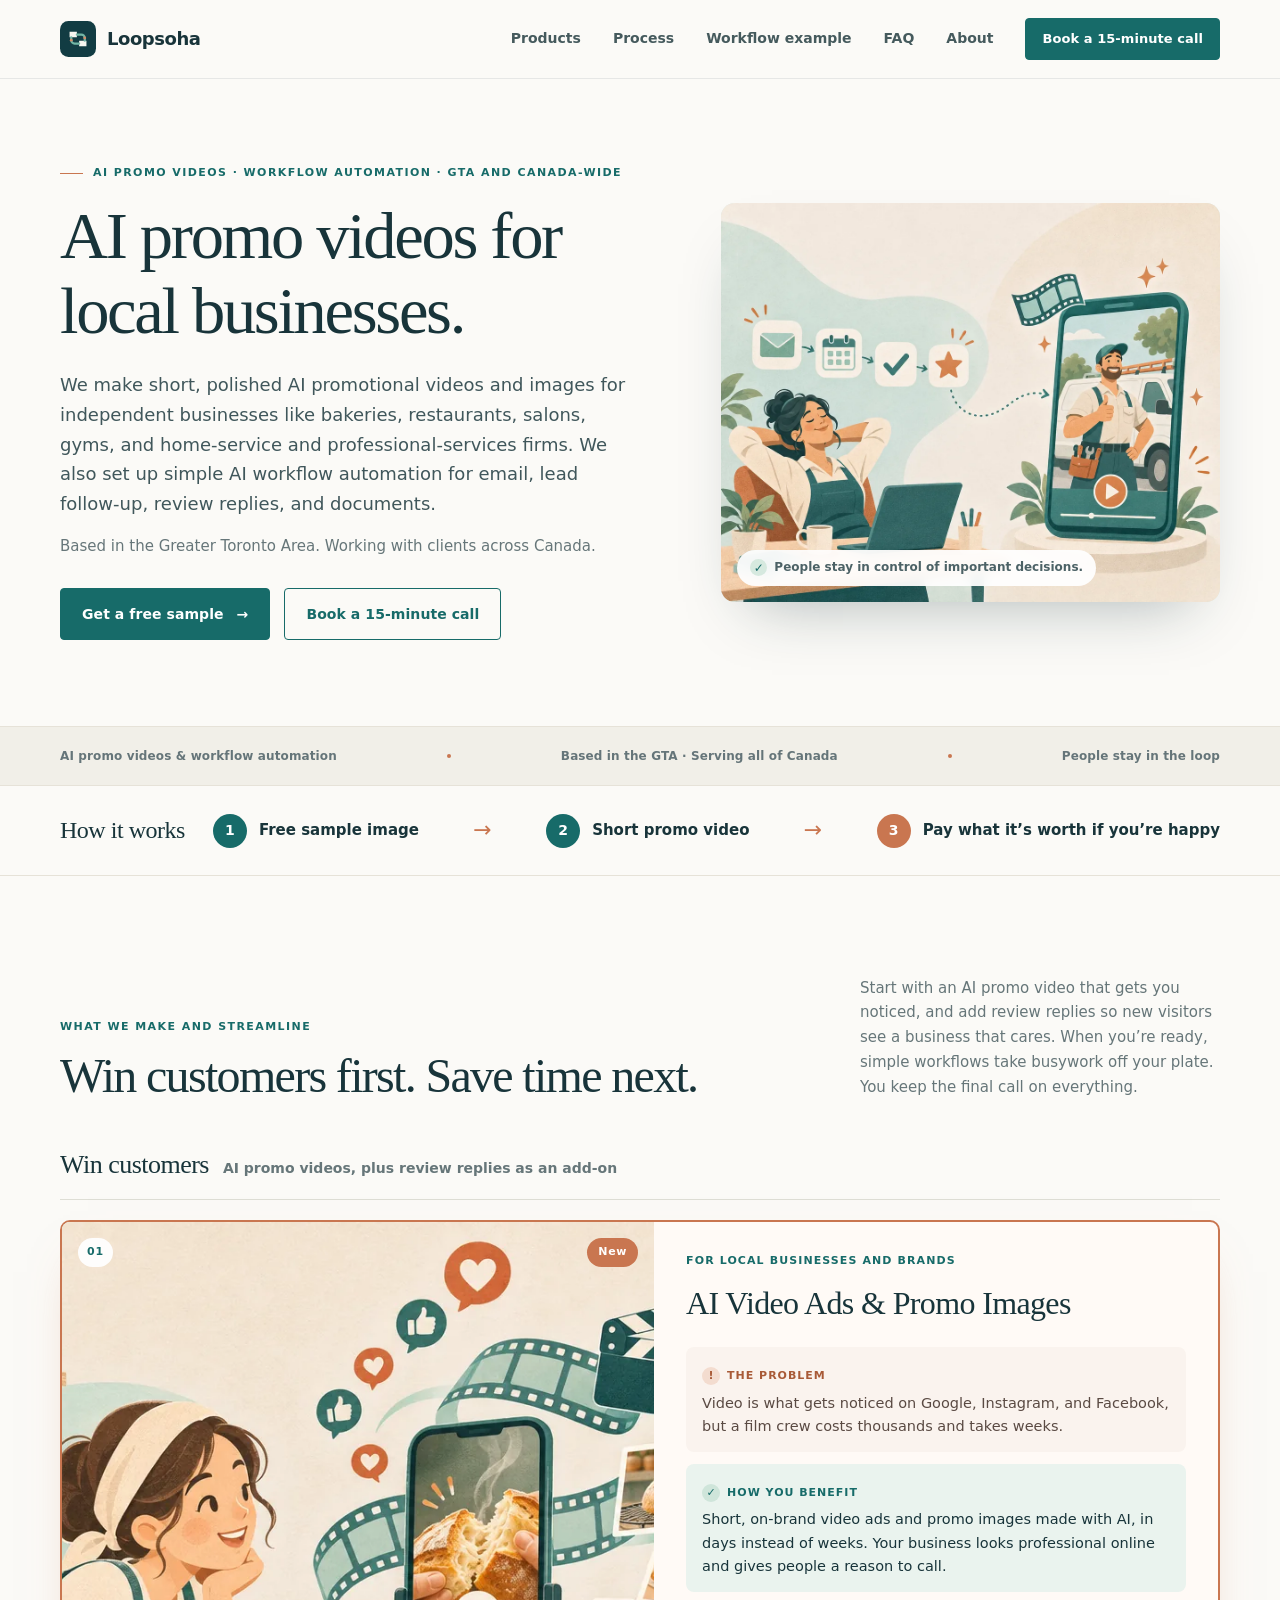
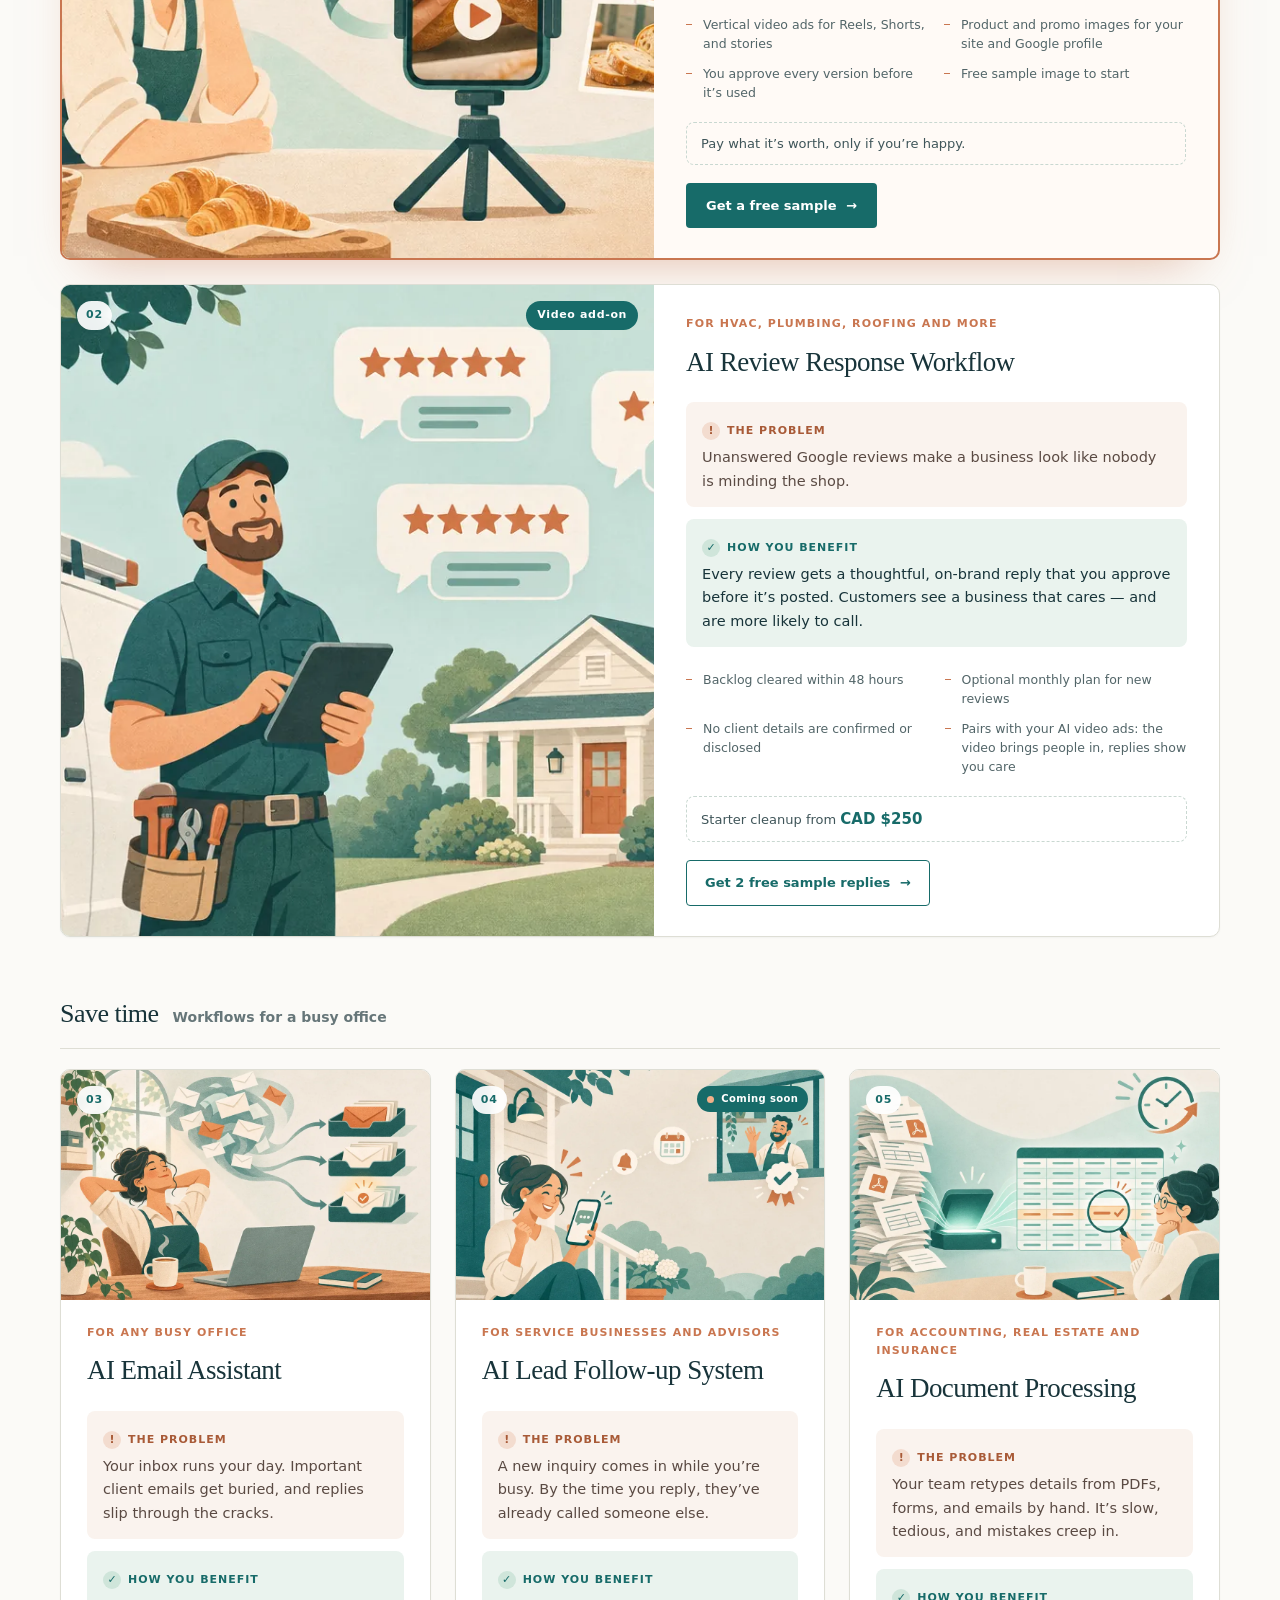
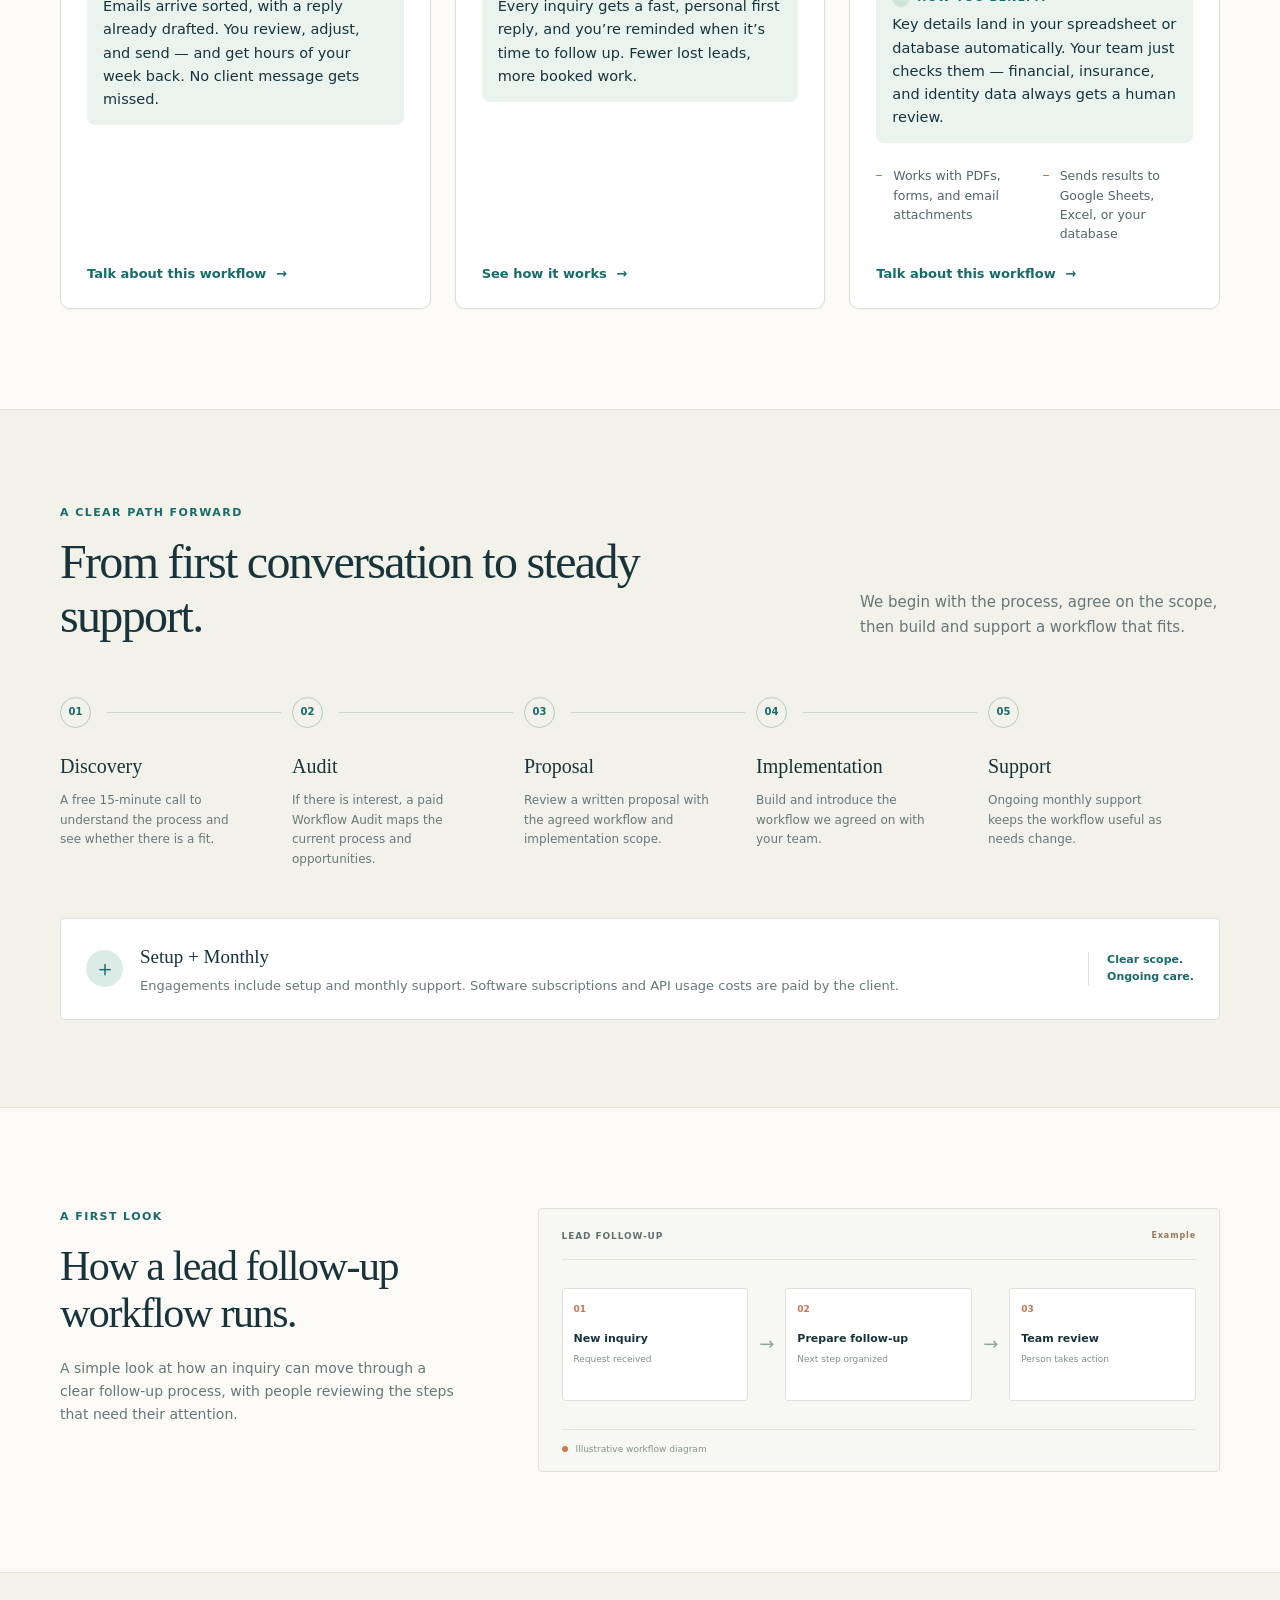
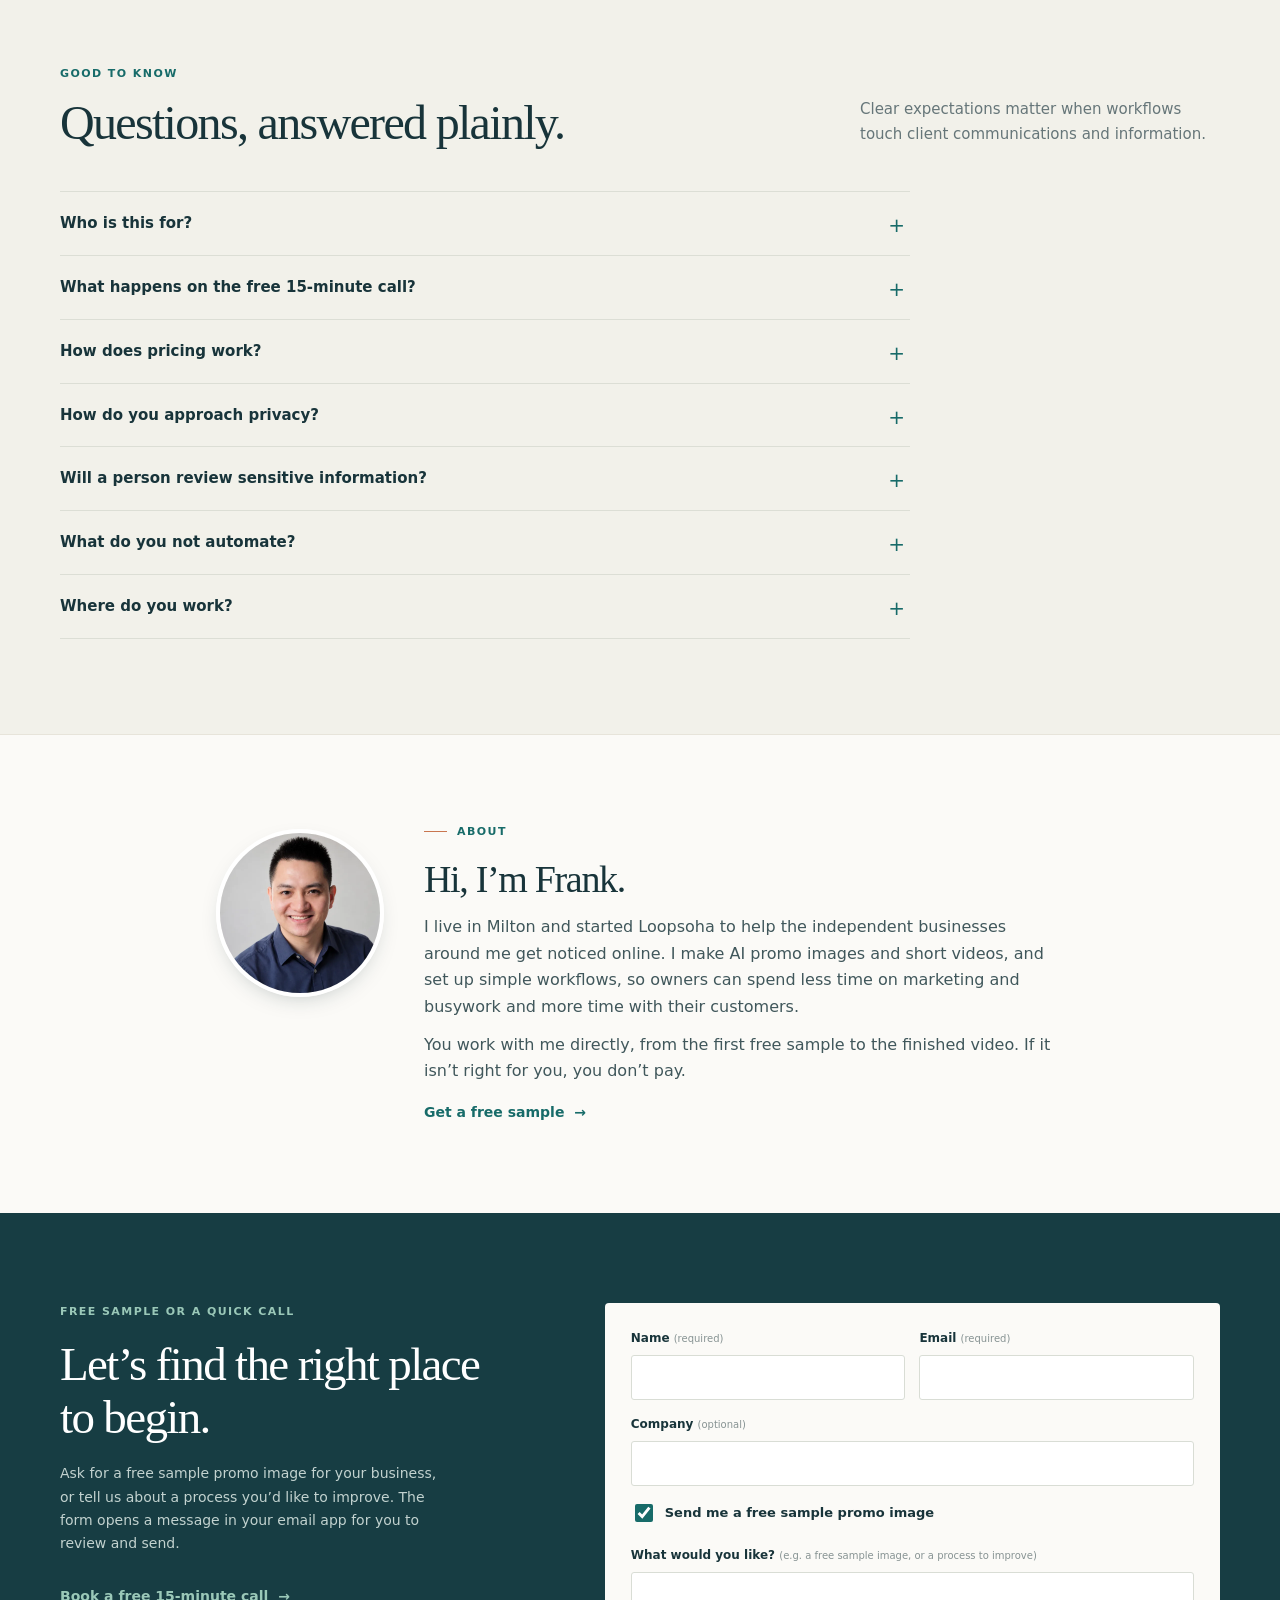
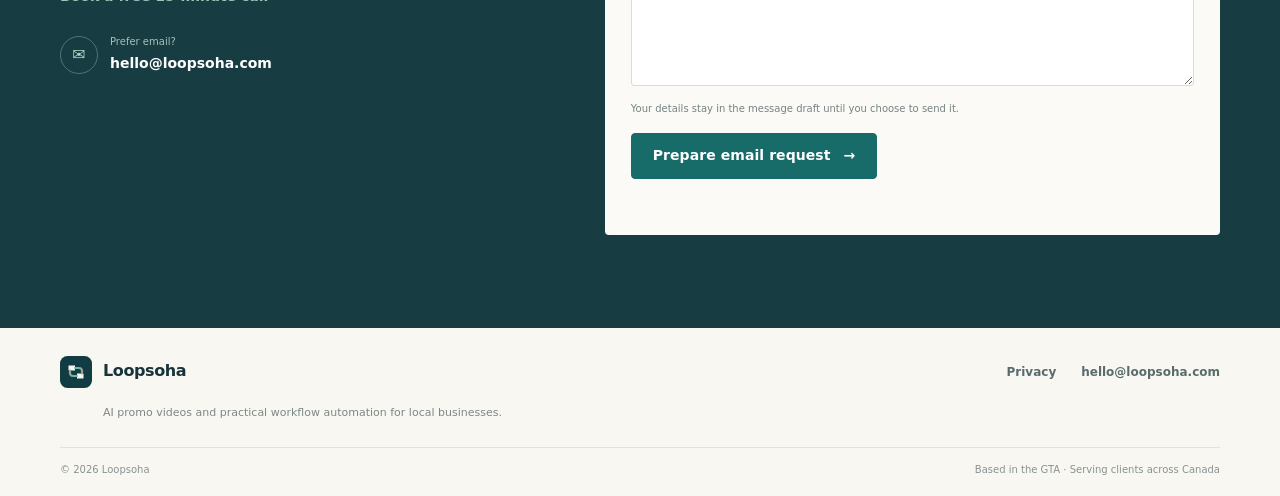
<file: index.html>
<!doctype html>
<html lang="en">
<head>
  <meta charset="utf-8">
  <meta name="viewport" content="width=device-width, initial-scale=1">
  <meta name="description" content="AI promo videos and images for local businesses, plus simple AI workflow automation. Based in the Greater Toronto Area, serving clients across Canada.">
  <meta property="og:type" content="website">
  <meta property="og:title" content="Loopsoha | AI promo videos &amp; workflow automation">
  <meta property="og:description" content="AI promo videos and images for local businesses, plus simple workflow automation. Based in the GTA, serving clients across Canada.">
  <meta property="og:url" content="https://loopsoha.com/">
  <meta property="og:image" content="assets/hero.webp">
  <meta name="twitter:card" content="summary_large_image">
  <meta name="twitter:title" content="Loopsoha | AI promo videos &amp; workflow automation">
  <meta name="twitter:description" content="AI promo videos and images for local businesses, plus simple workflow automation. Based in the GTA, serving clients across Canada.">
  <link rel="canonical" href="https://loopsoha.com/">
  <link rel="icon" href="assets/favicon.svg" type="image/svg+xml">
  <link rel="apple-touch-icon" href="assets/favicon.svg">
  <link rel="stylesheet" href="css/styles.css">
  <script src="js/site.config.js"></script>
  <script defer src="js/main.js"></script>
  <title>Loopsoha | AI promo videos &amp; workflow automation</title>
</head>
<body>
  <a class="skip-link" href="#main">Skip to content</a>
  <header class="site-header">
    <div class="header-inner wrap">
      <a class="brand" href="index.html" aria-label="Loopsoha home"><img src="assets/favicon.svg" alt="" width="36" height="36"><span data-brand>Loopsoha</span></a>
      <button class="menu-toggle" type="button" aria-expanded="false" aria-controls="primary-nav"><span class="sr-only">Toggle navigation</span><span></span><span></span></button>
      <nav id="primary-nav" class="primary-nav" aria-label="Main navigation">
        <a href="#products">Products</a><a href="#process">Process</a><a href="#demo">Workflow example</a><a href="#faq">FAQ</a><a href="#about">About</a>
        <a class="button button-small" href="https://calendar.app.google/wds1HghxJwFTL84J7" target="_blank" rel="noopener"><span>Book a 15-minute call</span></a>
      </nav>
    </div>
  </header>
  <main id="main">
    <section class="hero wrap" aria-labelledby="hero-title">
      <div class="hero-copy">
        <p class="eyebrow"><span class="eyebrow-line"></span> AI promo videos · Workflow automation · GTA and Canada-wide</p>
        <h1 id="hero-title">AI promo videos for local businesses.</h1>
        <p class="hero-lede">We make short, polished AI promotional videos and images for independent businesses like bakeries, restaurants, salons, gyms, and home-service and professional-services firms. We also set up simple AI workflow automation for email, lead follow-up, review replies, and documents.</p>
        <p class="hero-detail">Based in the Greater Toronto Area. Working with clients across Canada.</p>
        <div class="hero-actions"><a class="button" href="#sample">Get a free sample <span aria-hidden="true">→</span></a><a class="button button-outline" href="https://calendar.app.google/wds1HghxJwFTL84J7" target="_blank" rel="noopener">Book a 15-minute call</a></div>
      </div>
      <figure class="hero-visual"><img src="assets/hero.webp" alt="Illustration of a relaxed business owner with organized workflow icons and a phone playing a short promo video of a tradesperson" width="1120" height="896" fetchpriority="high"><figcaption><span class="art-check">✓</span> People stay in control of important decisions.</figcaption></figure>
    </section>
    <section class="trust-band" aria-label="Service area and focus"><div class="wrap trust-inner"><span>AI promo videos &amp; workflow automation</span><span class="trust-sep"></span><span>Based in the GTA · Serving all of Canada</span><span class="trust-sep"></span><span>People stay in the loop</span></div></section>
    <section class="how-strip" aria-labelledby="how-title"><div class="wrap how-inner"><h2 id="how-title" class="how-title">How it works</h2><ol class="how-steps"><li><span class="how-num">1</span><strong>Free sample image</strong></li><li class="how-arrow" aria-hidden="true">→</li><li><span class="how-num">2</span><strong>Short promo video</strong></li><li class="how-arrow" aria-hidden="true">→</li><li><span class="how-num">3</span><strong>Pay what it’s worth if you’re happy</strong></li></ol></div></section>

    <section class="section wrap" id="products" aria-labelledby="products-title">
      <div class="section-heading"><div><p class="eyebrow">What we make and streamline</p><h2 id="products-title">Win customers first. Save time next.</h2></div><p>Start with an AI promo video that gets you noticed, and add review replies so new visitors see a business that cares. When you’re ready, simple workflows take busywork off your plate. You keep the final call on everything.</p></div>
      <div class="product-group">
        <h3 class="product-group-title"><span>Win customers</span> AI promo videos, plus review replies as an add-on</h3>
        <div class="product-grid">
        <article class="product-card product-card-wide featured-video">
          <figure class="card-media"><img src="assets/products/video.webp" alt="A friendly bakery owner filming fresh bread with a phone on a small tripod in warm light" width="1024" height="688" loading="lazy" decoding="async"><span class="card-number">01</span><span class="new-tag">New</span></figure>
          <div class="card-body">
            <p class="card-who">For local businesses and brands</p>
            <h3>AI Video Ads &amp; Promo Images</h3>
            <div class="pb"><div class="pb-row pb-problem"><span class="pb-label">The problem</span><p>Video is what gets noticed on Google, Instagram, and Facebook, but a film crew costs thousands and takes weeks.</p></div><div class="pb-row pb-benefit"><span class="pb-label">How you benefit</span><p>Short, on-brand video ads and promo images made with AI, in days instead of weeks. Your business looks professional online and gives people a reason to call.</p></div></div>
            <ul class="card-points"><li>Vertical video ads for Reels, Shorts, and stories</li><li>Product and promo images for your site and Google profile</li><li>You approve every version before it’s used</li><li>Free sample image to start</li></ul>
            <p class="card-price">Pay what it’s worth, only if you’re happy.</p>
            <a href="#sample" class="card-link">Get a free sample <span aria-hidden="true">→</span></a>
          </div>
        </article>
        <article class="product-card product-card-wide review-addon">
          <figure class="card-media"><img src="assets/products/reviews.webp" alt="Illustration of a home-service technician beside a work van with five-star review cards floating nearby" width="1024" height="688" loading="lazy" decoding="async"><span class="card-number">02</span><span class="new-tag addon-tag">Video add-on</span></figure>
          <div class="card-body">
            <p class="card-who">For HVAC, plumbing, roofing and more</p>
            <h3>AI Review Response Workflow</h3>
            <div class="pb"><div class="pb-row pb-problem"><span class="pb-label">The problem</span><p>Unanswered Google reviews make a business look like nobody is minding the shop.</p></div><div class="pb-row pb-benefit"><span class="pb-label">How you benefit</span><p>Every review gets a thoughtful, on-brand reply that you approve before it’s posted. Customers see a business that cares — and are more likely to call.</p></div></div>
            <ul class="card-points"><li>Backlog cleared within 48 hours</li><li>Optional monthly plan for new reviews</li><li>No client details are confirmed or disclosed</li><li>Pairs with your AI video ads: the video brings people in, replies show you care</li></ul>
            <p class="card-price">Starter cleanup from <strong>CAD $250</strong></p>
            <a href="#contact" class="card-link" data-prefill="I'd like 2 free sample replies to my Google reviews. My business name (as it appears on Google) is: ">Get 2 free sample replies <span aria-hidden="true">→</span></a>
          </div>
        </article>
        </div>
      </div>
      <div class="product-group">
        <h3 class="product-group-title"><span>Save time</span> Workflows for a busy office</h3>
        <div class="product-grid product-grid-three">
        <article class="product-card">
          <figure class="card-media"><img src="assets/products/email.webp" alt="Illustration of a business owner at a desk while scattered emails sort themselves into tidy trays" width="1024" height="688" loading="lazy" decoding="async"><span class="card-number">03</span></figure>
          <div class="card-body">
            <p class="card-who">For any busy office</p>
            <h3>AI Email Assistant</h3>
            <div class="pb"><div class="pb-row pb-problem"><span class="pb-label">The problem</span><p>Your inbox runs your day. Important client emails get buried, and replies slip through the cracks.</p></div><div class="pb-row pb-benefit"><span class="pb-label">How you benefit</span><p>Emails arrive sorted, with a reply already drafted. You review, adjust, and send — and get hours of your week back. No client message gets missed.</p></div></div>
            <a href="#contact" class="card-link">Talk about this workflow <span aria-hidden="true">→</span></a>
          </div>
        </article>
        <article class="product-card">
          <figure class="card-media"><img src="assets/products/leads.webp" alt="Illustration of a homeowner receiving a quick reply on their phone from a local business" width="1024" height="688" loading="lazy" decoding="async"><span class="card-number">04</span><span class="demo-tag"><span></span> Coming soon</span></figure>
          <div class="card-body">
            <p class="card-who">For service businesses and advisors</p>
            <h3>AI Lead Follow-up System</h3>
            <div class="pb"><div class="pb-row pb-problem"><span class="pb-label">The problem</span><p>A new inquiry comes in while you’re busy. By the time you reply, they’ve already called someone else.</p></div><div class="pb-row pb-benefit"><span class="pb-label">How you benefit</span><p>Every inquiry gets a fast, personal first reply, and you’re reminded when it’s time to follow up. Fewer lost leads, more booked work.</p></div></div>
            <a href="#demo" class="card-link">See how it works <span aria-hidden="true">→</span></a>
          </div>
        </article>
        <article class="product-card">
          <figure class="card-media"><img src="assets/products/documents.webp" alt="Illustration of paper forms turning into an organized spreadsheet while a person reviews the results" width="1024" height="688" loading="lazy" decoding="async"><span class="card-number">05</span></figure>
          <div class="card-body">
            <p class="card-who">For accounting, real estate and insurance</p>
            <h3>AI Document Processing</h3>
            <div class="pb"><div class="pb-row pb-problem"><span class="pb-label">The problem</span><p>Your team retypes details from PDFs, forms, and emails by hand. It’s slow, tedious, and mistakes creep in.</p></div><div class="pb-row pb-benefit"><span class="pb-label">How you benefit</span><p>Key details land in your spreadsheet or database automatically. Your team just checks them — financial, insurance, and identity data always gets a human review.</p></div></div>
            <ul class="card-points"><li>Works with PDFs, forms, and email attachments</li><li>Sends results to Google Sheets, Excel, or your database</li></ul>
            <a href="#contact" class="card-link">Talk about this workflow <span aria-hidden="true">→</span></a>
          </div>
        </article>
        </div>
      </div>
    </section>
    <section class="process-section" id="process" aria-labelledby="process-title"><div class="wrap section">
      <div class="section-heading"><div><p class="eyebrow">A clear path forward</p><h2 id="process-title">From first conversation to steady support.</h2></div><p>We begin with the process, agree on the scope, then build and support a workflow that fits.</p></div>
      <ol class="steps"><li><span class="step-num">01</span><h3>Discovery</h3><p>A free 15-minute call to understand the process and see whether there is a fit.</p></li><li><span class="step-num">02</span><h3>Audit</h3><p>If there is interest, a paid Workflow Audit maps the current process and opportunities.</p></li><li><span class="step-num">03</span><h3>Proposal</h3><p>Review a written proposal with the agreed workflow and implementation scope.</p></li><li><span class="step-num">04</span><h3>Implementation</h3><p>Build and introduce the workflow we agreed on with your team.</p></li><li><span class="step-num">05</span><h3>Support</h3><p>Ongoing monthly support keeps the workflow useful as needs change.</p></li></ol>
      <div class="pricing-note"><span class="pricing-mark" aria-hidden="true">＋</span><div><h3>Setup + Monthly</h3><p>Engagements include setup and monthly support. Software subscriptions and API usage costs are paid by the client.</p></div><span class="pricing-aside">Clear scope.<br>Ongoing care.</span></div>
    </div></section>
    <section class="demo-section wrap" id="demo" aria-labelledby="demo-title"><div class="demo-copy"><p class="eyebrow">A first look</p><h2 id="demo-title">How a lead follow-up workflow runs.</h2><p>A simple look at how an inquiry can move through a clear follow-up process, with people reviewing the steps that need their attention.</p></div>
      <div class="demo-board"><div class="board-header"><span>LEAD FOLLOW-UP</span><span class="board-state">Example</span></div><div class="board-flow"><div class="board-node"><span class="board-icon">01</span><strong>New inquiry</strong><small>Request received</small></div><span class="board-arrow" aria-hidden="true">→</span><div class="board-node"><span class="board-icon">02</span><strong>Prepare follow-up</strong><small>Next step organized</small></div><span class="board-arrow" aria-hidden="true">→</span><div class="board-node"><span class="board-icon">03</span><strong>Team review</strong><small>Person takes action</small></div></div><div class="board-caption"><span class="caption-dot"></span>Illustrative workflow diagram</div></div>
    </section>
    <section class="faq-section" id="faq" aria-labelledby="faq-title"><div class="wrap section"><div class="section-heading"><div><p class="eyebrow">Good to know</p><h2 id="faq-title">Questions, answered plainly.</h2></div><p>Clear expectations matter when workflows touch client communications and information.</p></div><div class="faq-list">
      <details><summary>Who is this for?</summary><p>Local and independent businesses across Canada, including bakeries, restaurants, salons, and gyms; insurance brokerages, real estate firms, and accounting or consulting practices; and home-service businesses such as HVAC, plumbing, and roofing companies.</p></details>
      <details><summary>What happens on the free 15-minute call?</summary><p>We’ll hear how a recurring process works today, what is taking time or causing follow-up to slip, and whether it makes sense to explore it further. There is no obligation.</p></details>
      <details><summary>How does pricing work?</summary><p>The engagement model is Setup + Monthly. If there is interest, a paid Workflow Audit maps the process and opportunities; a written proposal follows. Software subscription and API usage costs are paid by the client. The AI Review Response Workflow starts with a fixed-price cleanup from CAD $250, with an optional monthly plan. For AI promo videos and images, you start with a free sample and pay what it’s worth if you’re happy.</p></details>
      <details><summary>How do you approach privacy?</summary><p>We take a PIPEDA-minded approach: use information with consent or other lawful authority, be transparent about how it is used, and minimize the data involved. Third-party AI processors may be used; any processors and data handling will be explained and agreed with the client.</p></details>
      <details><summary>Will a person review sensitive information?</summary><p>Yes. Financial, insurance, and identity data is not left solely to automation. A human reviews it.</p></details>
      <details><summary>What do you not automate?</summary><p>We do not provide automated underwriting, investment advice, or automated high-impact personal decisions of that kind. Workflows are for administrative processes, email classification, reminders, document preparation, and customer-service support.</p></details>
      <details><summary>Where do you work?</summary><p>We’re based in the Greater Toronto Area and can meet in person around Milton, Oakville, and Mississauga. We also work remotely with businesses anywhere in Canada; there is no client-facing office location to visit.</p></details>
    </div></div></section>
    <section class="about-section wrap" id="about" aria-labelledby="about-title">
      <figure class="about-photo"><img src="assets/frank.webp" alt="Frank Zhang, founder of Loopsoha" width="640" height="640" loading="lazy" decoding="async"></figure>
      <div class="about-copy">
        <p class="eyebrow"><span class="eyebrow-line"></span> About</p>
        <h2 id="about-title">Hi, I’m Frank.</h2>
        <p>I live in Milton and started <span data-brand>Loopsoha</span> to help the independent businesses around me get noticed online. I make AI promo images and short videos, and set up simple workflows, so owners can spend less time on marketing and busywork and more time with their customers.</p>
        <p>You work with me directly, from the first free sample to the finished video. If it isn’t right for you, you don’t pay.</p>
        <a class="text-link" href="#sample">Get a free sample <span aria-hidden="true">→</span></a>
      </div>
    </section>
    <section class="contact-section" id="contact" aria-labelledby="contact-title"><div class="wrap contact-layout"><div class="contact-copy" id="sample"><p class="eyebrow">Free sample or a quick call</p><h2 id="contact-title">Let’s find the right place to begin.</h2><p>Ask for a free sample promo image for your business, or tell us about a process you’d like to improve. The form opens a message in your email app for you to review and send.</p><p class="contact-call"><a class="text-link" href="https://calendar.app.google/wds1HghxJwFTL84J7" target="_blank" rel="noopener">Book a free 15-minute call <span aria-hidden="true">→</span></a></p><div class="contact-direct"><span class="contact-icon" aria-hidden="true">✉</span><div><small>Prefer email?</small><a data-email href="mailto:hello@loopsoha.com">hello@loopsoha.com</a></div></div></div>
      <form class="contact-form" id="contact-form" novalidate><div class="form-row"><div class="field"><label for="name">Name <span>(required)</span></label><input id="name" name="name" autocomplete="name" required></div><div class="field"><label for="email">Email <span>(required)</span></label><input id="email" name="email" type="email" autocomplete="email" required></div></div><div class="field"><label for="company">Company <span>(optional)</span></label><input id="company" name="company" autocomplete="organization"></div><div class="field"><label class="check"><input type="checkbox" name="sample" value="yes" checked> Send me a free sample promo image</label></div><div class="field"><label for="message">What would you like? <span>(e.g. a free sample image, or a process to improve)</span></label><textarea id="message" name="message" rows="4"></textarea></div><p class="form-note">Your details stay in the message draft until you choose to send it.</p><button class="button" type="submit">Prepare email request <span aria-hidden="true">→</span></button><p class="form-status" id="form-status" role="status" aria-live="polite"></p></form>
    </div></section>
  </main>
  <footer class="site-footer"><div class="wrap footer-main"><div><a class="brand footer-brand" href="index.html"><img src="assets/favicon.svg" alt="" width="32" height="32"><span data-brand>Loopsoha</span></a><p>AI promo videos and practical workflow automation for local businesses.</p></div><div class="footer-links"><a href="privacy.html">Privacy</a><a href="mailto:hello@loopsoha.com" data-mailto data-email>hello@loopsoha.com</a></div></div><div class="wrap footer-bottom"><span>© 2026 <span data-brand>Loopsoha</span></span><span>Based in the GTA · Serving clients across Canada</span></div></footer>
</body>
</html>
</file>
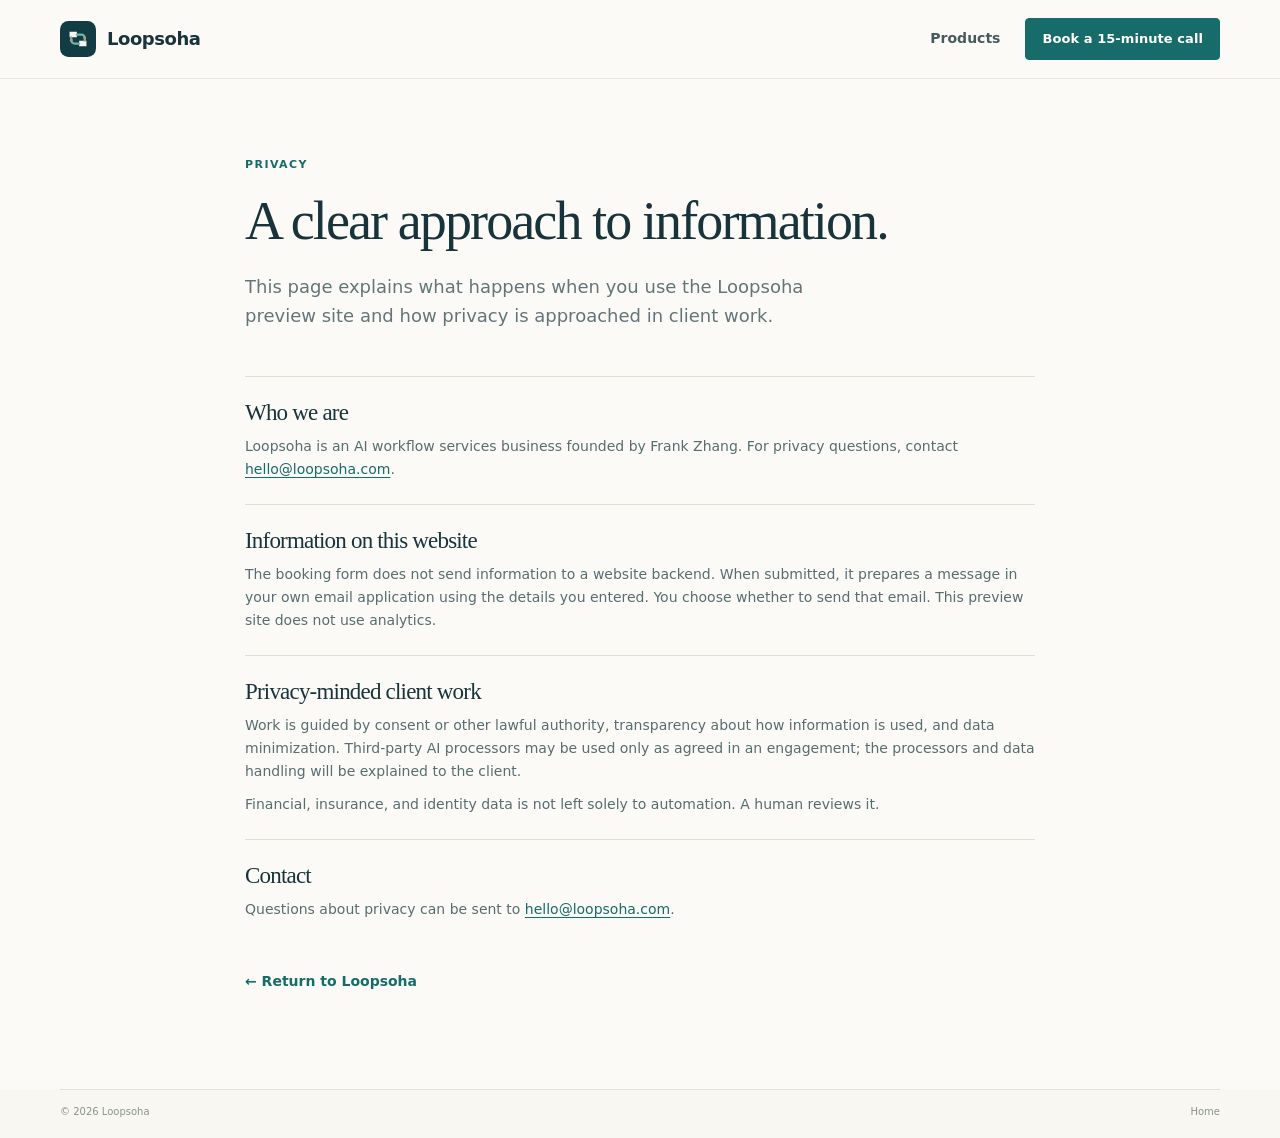
<file: privacy.html>
<!doctype html>
<html lang="en">
<head>
  <meta charset="utf-8"><meta name="viewport" content="width=device-width, initial-scale=1">
  <meta name="description" content="Privacy information for Loopsoha.">
  <meta property="og:type" content="website"><meta property="og:title" content="Privacy | Loopsoha"><meta property="og:description" content="How Loopsoha approaches privacy on this preview site and in client work."><meta property="og:url" content="https://loopsoha.com/privacy.html"><meta property="og:image" content="assets/favicon.svg"><meta name="twitter:card" content="summary">
  <link rel="canonical" href="https://loopsoha.com/privacy.html"><link rel="icon" href="assets/favicon.svg" type="image/svg+xml"><link rel="stylesheet" href="css/styles.css"><script src="js/site.config.js"></script><script defer src="js/main.js"></script>
  <title>Privacy | Loopsoha</title>
</head>
<body><a class="skip-link" href="#main">Skip to content</a><header class="site-header"><div class="header-inner wrap"><a class="brand" href="index.html"><img src="assets/favicon.svg" alt="" width="36" height="36"><span data-brand>Loopsoha</span></a><nav class="primary-nav privacy-nav" aria-label="Main navigation"><a href="index.html#products">Products</a><a class="button button-small" href="https://calendar.app.google/wds1HghxJwFTL84J7" target="_blank" rel="noopener">Book a 15-minute call</a></nav></div></header>
<main id="main" class="privacy-page wrap"><p class="eyebrow">Privacy</p><h1>A clear approach to information.</h1><p class="privacy-intro">This page explains what happens when you use the Loopsoha preview site and how privacy is approached in client work.</p>
<section><h2>Who we are</h2><p><span data-brand>Loopsoha</span> is an AI workflow services business founded by Frank Zhang. For privacy questions, contact <a data-email href="mailto:hello@loopsoha.com">hello@loopsoha.com</a>.</p></section>
<section><h2>Information on this website</h2><p>The booking form does not send information to a website backend. When submitted, it prepares a message in your own email application using the details you entered. You choose whether to send that email. This preview site does not use analytics.</p></section>
<section><h2>Privacy-minded client work</h2><p>Work is guided by consent or other lawful authority, transparency about how information is used, and data minimization. Third-party AI processors may be used only as agreed in an engagement; the processors and data handling will be explained to the client.</p><p>Financial, insurance, and identity data is not left solely to automation. A human reviews it.</p></section>
<section><h2>Contact</h2><p>Questions about privacy can be sent to <a data-email href="mailto:hello@loopsoha.com">hello@loopsoha.com</a>.</p></section><a class="text-link back-link" href="index.html">← Return to Loopsoha</a></main>
<footer class="site-footer"><div class="wrap footer-bottom"><span>© 2026 <span data-brand>Loopsoha</span></span><a href="index.html">Home</a></div></footer></body></html>
</file>
<file: css/styles.css>
:root{--ink:#18343a;--ink-soft:#3f5559;--teal:#176b69;--teal-dark:#125552;--mint:#dcebe5;--paper:#fbfaf7;--white:#fff;--sand:#f1eee6;--line:#deded5;--rust:#c97650;--muted:#667679;--max:1160px;--serif:Georgia,"Times New Roman",serif;--sans:"Source Sans 3",ui-sans-serif,system-ui,-apple-system,"Segoe UI",Arial,sans-serif}*{box-sizing:border-box}html{scroll-behavior:smooth;scroll-padding-top:96px}body{margin:0;background:var(--paper);color:var(--ink);font-family:var(--sans);font-size:16px;line-height:1.65;-webkit-font-smoothing:antialiased}a{color:inherit;text-decoration:none}button,input,textarea{font:inherit}.wrap{width:min(calc(100% - 48px),var(--max));margin-inline:auto}.skip-link{position:absolute;left:12px;top:-60px;padding:10px 14px;background:var(--ink);color:#fff;z-index:20}.skip-link:focus{top:12px}.sr-only{position:absolute;width:1px;height:1px;padding:0;margin:-1px;overflow:hidden;clip:rect(0,0,0,0);white-space:nowrap;border:0}.site-header{position:sticky;top:0;z-index:10;background:rgba(251,250,247,.96);border-bottom:1px solid rgba(24,52,58,.09);backdrop-filter:blur(12px)}.header-inner{min-height:78px;display:flex;align-items:center;justify-content:space-between}.brand{display:inline-flex;align-items:center;gap:11px;font-size:18px;font-weight:700;letter-spacing:-.025em}.brand img{display:block}.primary-nav{display:flex;align-items:center;gap:32px;font-size:14px;font-weight:600;color:#455a5d}.primary-nav>a:not(.button){transition:color .18s}.primary-nav>a:not(.button):hover,.footer-links a:hover{color:var(--teal)}.menu-toggle{display:none}.button{display:inline-flex;align-items:center;justify-content:center;gap:13px;white-space:nowrap;min-height:52px;padding:0 21px;border:1px solid var(--teal);border-radius:4px;background:var(--teal);color:#fff;font-size:14px;font-weight:650;letter-spacing:.005em;transition:background .18s,border .18s,transform .18s}.button:hover{background:var(--teal-dark);border-color:var(--teal-dark);transform:translateY(-1px)}.button:focus-visible,a:focus-visible,summary:focus-visible,.menu-toggle:focus-visible{outline:3px solid #d58b68;outline-offset:3px}.button-small{min-height:42px;padding:0 16px;font-size:13px}.hero{display:grid;grid-template-columns:1.08fr .92fr;gap:76px;align-items:center;padding-top:85px;padding-bottom:86px}.eyebrow{display:flex;align-items:center;gap:10px;margin:0 0 17px;color:var(--teal);font-size:11px;font-weight:750;letter-spacing:.13em;text-transform:uppercase}.eyebrow-line{width:23px;height:1px;background:var(--rust)}h1,h2,h3,p{margin-top:0}h1,h2{font-family:var(--serif);font-weight:400;letter-spacing:-.035em;line-height:1.12}h1{max-width:590px;margin-bottom:22px;font-size:clamp(48px,5.2vw,68px)}.hero-lede{max-width:580px;margin-bottom:15px;color:#40575b;font-size:18px;line-height:1.65}.hero-detail{margin:0;color:var(--muted);font-size:15px}.hero-actions{display:flex;align-items:center;gap:24px;margin-top:30px}.text-link{color:var(--teal);font-size:14px;font-weight:650;white-space:nowrap}.text-link span{margin-left:5px}.text-link:hover{color:var(--rust)}.founder-line{margin:31px 0 0;color:#657578;font-size:13px}.founder-line span{padding:0 6px;color:var(--rust)}.hero-art{position:relative;min-height:360px;padding:24px 25px 20px;background:#eaf0eb;border:1px solid #d8e2dc;border-radius:5px;overflow:hidden}.hero-art:after{position:absolute;content:"";width:230px;height:230px;border:1px solid rgba(23,107,105,.12);border-radius:50%;right:-105px;top:80px;box-shadow:0 0 0 30px rgba(23,107,105,.025),0 0 0 60px rgba(23,107,105,.02)}.art-top{display:flex;align-items:center;gap:9px;color:#6b7b78;font-size:9px;font-weight:750;letter-spacing:.12em}.art-dot,.caption-dot{width:7px;height:7px;border-radius:50%;background:var(--rust)}.art-status{margin-left:auto;color:var(--teal);font-size:8px}.art-flow{position:relative;z-index:1;display:flex;align-items:center;justify-content:space-between;margin:69px -3px 49px}.flow-node{display:flex;flex-direction:column;align-items:flex-start;width:116px;min-height:107px;padding:12px 11px;background:#fbfaf7;border:1px solid #dce3dc;border-radius:4px;box-shadow:0 5px 15px rgba(25,54,57,.04);font-size:11px;font-weight:700}.flow-node.active{background:#fff;border-color:#94b8ae}.node-icon{display:grid;place-items:center;width:27px;height:27px;margin-bottom:9px;border-radius:4px;background:#e1eee7;color:var(--teal);font-size:16px}.flow-node small{margin-top:3px;color:#80908c;font-size:9px;font-weight:500}.flow-connector{display:flex;gap:4px}.flow-connector i{width:4px;height:4px;border-radius:50%;background:#8caf9f}.art-foot{position:relative;z-index:1;padding-top:13px;border-top:1px solid #d3ded6;color:#637571;font-size:11px}.art-check{display:inline-grid;place-items:center;width:17px;height:17px;margin-right:7px;background:#d6e9df;border-radius:50%;color:var(--teal);font-weight:800}.art-index{position:absolute;right:25px;bottom:20px;color:#9ca9a3;font-size:8px;letter-spacing:.11em}.trust-band{background:#f1efe8;border-top:1px solid #e6e2d8;border-bottom:1px solid #e6e2d8}.trust-inner{display:flex;justify-content:space-between;align-items:center;min-height:58px;color:#657579;font-size:12px;font-weight:600;letter-spacing:.01em}.trust-sep{width:4px;height:4px;border-radius:50%;background:var(--rust)}.section{padding-top:100px;padding-bottom:100px}.section-heading{display:flex;justify-content:space-between;align-items:end;gap:42px;margin-bottom:42px}.section-heading .eyebrow{margin-bottom:13px}.section-heading h2,.demo-copy h2,.contact-copy h2{max-width:650px;margin-bottom:0;font-size:clamp(36px,4vw,48px)}.section-heading>p{max-width:360px;margin:0 0 3px;color:var(--muted);font-size:15px}.product-grid{display:grid;grid-template-columns:repeat(2,1fr);gap:18px}.product-card>p.card-price{margin:0 0 16px;color:var(--ink);font-size:13px;font-weight:700}.product-card{position:relative;display:flex;flex-direction:column;min-height:355px;padding:27px 25px 23px;background:#fff;border:1px solid var(--line);border-radius:4px}.product-card.featured{border-color:#9bbab0;background:#f7faf7}.card-top{display:flex;justify-content:space-between;align-items:center;margin-bottom:22px}.card-number{color:#869593;font-size:11px;font-weight:750;letter-spacing:.1em}.product-symbol{display:grid;place-items:center;width:38px;height:38px;border-radius:50%;background:#eaf1ec;color:var(--teal);font-size:19px}.product-card h3{margin-bottom:10px;font-family:var(--serif);font-size:25px;font-weight:400;letter-spacing:-.02em}.product-card>p{margin-bottom:15px;color:#657579;font-size:14px;line-height:1.65}.product-card ul{margin:0 0 22px;padding:0;list-style:none}.product-card li{position:relative;margin:7px 0;padding-left:17px;color:#526568;font-size:12px;line-height:1.55}.product-card li:before{position:absolute;left:0;top:9px;width:6px;height:1px;background:var(--rust);content:""}.card-link{margin-top:auto;color:var(--teal);font-size:12px;font-weight:700}.card-link span{padding-left:5px}.card-link:hover{color:var(--rust)}.demo-tag{display:flex;align-items:center;gap:7px;margin:-10px 0 14px;color:var(--teal);font-size:10px;font-weight:700;letter-spacing:.04em}.demo-tag span{width:7px;height:7px;border-radius:50%;background:var(--rust)}.process-section{background:#f2f1ea;border-block:1px solid #e7e4da}.process-section .section{padding-top:94px;padding-bottom:87px}.steps{display:grid;grid-template-columns:repeat(5,1fr);gap:0;margin:54px 0 48px;padding:0;list-style:none}.steps li{position:relative;padding:0 22px 0 0}.steps li:not(:last-child):after{position:absolute;top:15px;left:47px;width:calc(100% - 58px);height:1px;background:#cbd7d0;content:""}.step-num{position:relative;z-index:1;display:grid;place-items:center;width:31px;height:31px;margin-bottom:22px;border:1px solid #b9cbc1;border-radius:50%;background:#f2f1ea;color:var(--teal);font-size:10px;font-weight:750}.steps h3{margin-bottom:8px;font-family:var(--serif);font-size:20px;font-weight:400}.steps p{max-width:190px;margin:0;color:#687879;font-size:12px;line-height:1.65}.pricing-note{display:flex;align-items:center;gap:17px;padding:22px 25px;background:#fff;border:1px solid #e0e1d8;border-radius:4px}.pricing-mark{display:grid;place-items:center;flex:0 0 37px;height:37px;border-radius:50%;background:var(--mint);color:var(--teal);font-size:22px}.pricing-note h3{margin:0 0 3px;font-family:var(--serif);font-size:19px;font-weight:400}.pricing-note p{margin:0;color:#687879;font-size:13px}.pricing-aside{margin-left:auto;padding-left:18px;border-left:1px solid var(--line);color:var(--teal);font-size:11px;font-weight:700;line-height:1.5}.demo-section{position:relative;display:grid;grid-template-columns:.75fr 1.25fr;column-gap:68px;row-gap:17px;padding-top:100px;padding-bottom:100px}.demo-copy h2{font-size:42px}.demo-copy>p:not(.eyebrow){max-width:395px;margin:20px 0;color:#67777a;font-size:14px}.demo-board{align-self:center;padding:20px 23px 14px;background:#f8f8f3;border:1px solid #dfe2d9;border-radius:4px}.board-header{display:flex;justify-content:space-between;gap:12px;padding-bottom:15px;border-bottom:1px solid #e2e5dc;color:#617274;font-size:9px;font-weight:750;letter-spacing:.1em}.board-state{color:#9a755f;font-size:8px}.board-flow{display:flex;align-items:center;justify-content:space-between;gap:11px;padding:28px 0}.board-node{display:flex;flex-direction:column;min-height:113px;flex:1;padding:13px 11px;background:#fff;border:1px solid #dde3da;border-radius:3px}.board-icon{margin-bottom:13px;color:var(--rust);font-size:9px;font-weight:750}.board-node strong{font-size:11px}.board-node small{margin-top:4px;color:#84908d;font-size:9px}.board-arrow{color:#89a89a;font-size:18px}.board-caption{display:flex;align-items:center;gap:8px;padding-top:12px;border-top:1px solid #e2e5dc;color:#87928c;font-size:9px}.caption-dot{width:6px;height:6px}.faq-section{background:#f2f1ea;border-block:1px solid #e7e4da}.faq-section .section{padding-top:92px;padding-bottom:95px}.faq-list{max-width:850px;border-top:1px solid #dcded5}.faq-list details{border-bottom:1px solid #dcded5}.faq-list summary{position:relative;padding:19px 44px 19px 0;cursor:pointer;list-style:none;font-size:15px;font-weight:650}.faq-list summary::-webkit-details-marker{display:none}.faq-list summary:after{position:absolute;right:5px;top:17px;color:var(--teal);content:"+";font-size:20px;font-weight:400}.faq-list details[open] summary:after{content:"−"}.faq-list details p{max-width:760px;margin:0;padding:0 35px 20px 0;color:#687879;font-size:14px;line-height:1.75}.contact-section{background:#173d43;color:#fff}.contact-layout{display:grid;grid-template-columns:.85fr 1.15fr;gap:90px;padding-top:90px;padding-bottom:93px}.contact-copy .eyebrow{color:#9ac8b8}.contact-copy .eyebrow-line{background:#d58b68}.contact-copy h2{max-width:440px;font-size:47px}.contact-copy>p:not(.eyebrow){max-width:390px;margin:19px 0 30px;color:#c2d2cf;font-size:14px}.contact-direct{display:flex;align-items:center;gap:12px}.contact-icon{display:grid;place-items:center;width:38px;height:38px;border:1px solid #517377;border-radius:50%;color:#b4d5c8}.contact-direct small{display:block;color:#a7bfba;font-size:10px}.contact-direct a{color:#fff;font-size:14px;font-weight:650}.contact-form{padding:26px;background:#fbfaf7;border-radius:4px;color:var(--ink)}.form-row{display:grid;grid-template-columns:1fr 1fr;gap:14px}.field{display:flex;flex-direction:column;margin-bottom:15px}.field label{margin-bottom:6px;font-size:12px;font-weight:700}.field label span{color:#879393;font-size:10px;font-weight:500}.field input,.field textarea{width:100%;min-height:44px;padding:10px 11px;border:1px solid #d9ddd5;border-radius:3px;background:#fff;color:var(--ink);font-size:14px}.field textarea{resize:vertical}.field input:focus,.field textarea:focus{outline:2px solid #73aa9c;outline-offset:1px}.form-note{margin:0 0 15px;color:#758381;font-size:10px}.contact-form .button{min-height:46px}.form-status{min-height:20px;margin:10px 0 0;color:#526568;font-size:12px}.site-footer{background:#f8f7f2}.footer-main{display:flex;justify-content:space-between;align-items:flex-start;padding-top:28px;padding-bottom:25px}.footer-brand{font-size:16px}.footer-main>div:first-child>p{margin:8px 0 0 43px;color:#7b8886;font-size:11px}.footer-links{display:flex;gap:25px;padding-top:7px;color:#596b6c;font-size:12px;font-weight:600}.footer-bottom{display:flex;justify-content:space-between;padding-top:14px;padding-bottom:17px;border-top:1px solid #e3e2d9;color:#899391;font-size:10px}.privacy-page{max-width:790px;padding-top:77px;padding-bottom:95px}.privacy-page h1{max-width:700px;margin-bottom:20px;font-size:54px}.privacy-intro{max-width:630px;margin-bottom:45px;color:#647579;font-size:18px}.privacy-page section{padding:23px 0;border-top:1px solid var(--line)}.privacy-page h2{margin-bottom:9px;font-family:var(--serif);font-size:23px;font-weight:400}.privacy-page section p{margin:0 0 10px;color:#586d70;font-size:14px}.privacy-page section p:last-child{margin-bottom:0}.privacy-page a:not(.back-link){color:var(--teal);text-decoration:underline;text-underline-offset:3px}.back-link{display:inline-block;margin-top:26px}.privacy-nav{gap:25px}

@media(max-width:1024px){
  .hero{grid-template-columns:1fr;gap:42px;padding-top:64px;padding-bottom:64px}
  .hero-actions{flex-wrap:wrap}
  .section-heading{display:block;margin-bottom:32px}
  .section-heading>p{margin-top:16px;max-width:520px}
  .product-grid{grid-template-columns:1fr}
  .product-card{min-height:0}
  .steps{grid-template-columns:1fr;margin:36px 0 34px}
  .steps li{display:grid;grid-template-columns:40px 1fr;column-gap:13px;padding:0 0 20px}
  .steps li:not(:last-child):after{top:34px;left:15px;width:1px;height:calc(100% - 33px)}
  .step-num{grid-column:1;grid-row:1/3;margin:0}
  .steps h3{grid-column:2;margin:1px 0 4px}
  .steps p{grid-column:2;max-width:unset;font-size:13px}
  .pricing-aside{display:none}
  .demo-section{grid-template-columns:1fr;row-gap:22px}
  .contact-layout{grid-template-columns:1fr;gap:40px}
}
@media(max-width:860px){
  .menu-toggle{display:flex;flex-direction:column;gap:5px;justify-content:center;width:42px;height:42px;border:1px solid #dce2dc;border-radius:3px;background:transparent}
  .menu-toggle span:not(.sr-only){width:17px;height:1px;margin:auto;background:var(--ink)}
  .primary-nav{position:absolute;top:67px;left:0;right:0;display:none;align-items:stretch;gap:0;padding:8px 18px 18px;background:var(--paper);border-bottom:1px solid var(--line);box-shadow:0 10px 18px rgba(24,52,58,.06)}
  .primary-nav.is-open{display:flex;flex-direction:column}
  .primary-nav>a:not(.button){padding:12px 2px;border-bottom:1px solid #ecebe5}
  .primary-nav .button{margin-top:13px}
  .privacy-nav{display:flex;position:static;flex-direction:row;padding:0;border:0;box-shadow:none;background:transparent}
  .privacy-nav>a:not(.button){display:none}
  .privacy-nav .button{margin:0}
}
@media(max-width:900px){.hero{gap:35px;padding-top:65px;padding-bottom:66px}.primary-nav{gap:20px}.section-heading{gap:25px}.product-card{padding:23px 20px}.steps li{padding-right:13px}.steps p{font-size:11px}.contact-layout{gap:45px}.demo-section{gap:30px}.demo-copy h2{font-size:36px}}
@media(max-width:700px){html{scroll-padding-top:76px}.wrap{width:min(calc(100% - 36px),var(--max))}.header-inner{min-height:68px}.brand{font-size:17px}.brand img{width:32px;height:32px}.menu-toggle{display:flex;flex-direction:column;gap:5px;justify-content:center;width:42px;height:42px;border:1px solid #dce2dc;border-radius:3px;background:transparent}.menu-toggle span:not(.sr-only){width:17px;height:1px;margin:auto;background:var(--ink)}.primary-nav{position:absolute;top:67px;left:0;right:0;display:none;align-items:stretch;gap:0;padding:8px 18px 18px;background:var(--paper);border-bottom:1px solid var(--line);box-shadow:0 10px 18px rgba(24,52,58,.06)}.primary-nav.is-open{display:flex;flex-direction:column}.primary-nav>a:not(.button){padding:12px 2px;border-bottom:1px solid #ecebe5}.primary-nav .button{margin-top:13px}.hero{grid-template-columns:1fr;gap:38px;padding-top:54px;padding-bottom:49px}h1{max-width:540px;font-size:50px}.hero-lede{font-size:16px}.hero-actions{align-items:flex-start;flex-direction:column;gap:18px}.founder-line{margin-top:24px}.hero-art{min-height:300px;padding:20px 17px}.art-flow{margin:53px -3px 35px}.flow-node{width:29%;min-height:96px;padding:10px 8px;font-size:10px}.flow-node small{font-size:8px}.flow-connector{gap:3px}.flow-connector i{width:3px;height:3px}.trust-inner{justify-content:center;flex-wrap:wrap;gap:9px 12px;padding-top:14px;padding-bottom:14px;text-align:center;font-size:10px}.trust-sep{width:3px;height:3px}.section{padding-top:70px;padding-bottom:70px}.section-heading{display:block;margin-bottom:28px}.section-heading h2,.demo-copy h2,.contact-copy h2{font-size:38px}.section-heading>p{margin-top:15px;font-size:14px}.product-grid{grid-template-columns:1fr;gap:12px}.product-card{min-height:0;padding:22px 21px}.card-top{margin-bottom:16px}.product-card h3{font-size:24px}.product-card ul{margin-bottom:17px}.product-card li{font-size:12px}.process-section .section{padding-top:70px;padding-bottom:66px}.steps{grid-template-columns:1fr;margin:36px 0 34px}.steps li{display:grid;grid-template-columns:40px 1fr;column-gap:13px;padding:0 0 20px}.steps li:not(:last-child):after{top:34px;left:15px;width:1px;height:calc(100% - 33px)}.step-num{grid-column:1;grid-row:1/3;margin:0}.steps h3{grid-column:2;margin:1px 0 4px;font-size:19px}.steps p{grid-column:2;max-width:unset;font-size:12px}.pricing-note{align-items:flex-start;gap:12px;padding:17px}.pricing-note h3{font-size:18px}.pricing-note p{font-size:12px}.pricing-aside{display:none}.demo-section{grid-template-columns:1fr;row-gap:18px;padding-top:70px;padding-bottom:70px}.demo-copy h2{font-size:38px}.demo-copy>p:not(.eyebrow){margin:14px 0}.demo-board{padding:16px 12px 12px}.board-flow{gap:5px;padding:21px 0}.board-node{min-height:101px;padding:10px 7px}.board-node strong{font-size:9px}.board-node small{font-size:8px}.board-arrow{font-size:14px}.board-state{font-size:7px}.faq-section .section{padding-top:69px;padding-bottom:71px}.faq-list summary{font-size:14px}.faq-list details p{font-size:13px}.contact-layout{grid-template-columns:1fr;gap:34px;padding-top:68px;padding-bottom:69px}.contact-copy h2{font-size:41px}.contact-copy>p:not(.eyebrow){margin:14px 0 22px}.contact-form{padding:20px 17px}.form-row{grid-template-columns:1fr;gap:0}.footer-main{gap:18px}.footer-links{flex-direction:column;gap:8px;align-items:flex-end}.footer-bottom{gap:10px;align-items:flex-start;font-size:9px}.privacy-page{padding-top:56px;padding-bottom:70px}.privacy-page h1{font-size:44px}.privacy-intro{font-size:16px}.privacy-nav{display:flex;position:static;flex-direction:row;padding:0;border:0;box-shadow:none;background:transparent}.privacy-nav>a:not(.button){display:none}.privacy-nav .button{margin:0}.privacy-page section p{font-size:13px}}
@media(max-width:390px){.wrap{width:calc(100% - 30px)}h1{font-size:44px}.hero-art{padding-inline:13px}.art-status{font-size:7px}.flow-node{width:30%;font-size:9px}.flow-node small{font-size:7px}.product-card{padding-inline:18px}.board-flow{gap:3px}.board-node{padding-inline:5px}.board-node strong{font-size:8px}.board-arrow{font-size:12px}}
@media(prefers-reduced-motion:reduce){html{scroll-behavior:auto}*,*:before,*:after{transition:none!important;animation:none!important}}

/* Products redesign: image cards with problem / benefit */
.product-grid{gap:24px}
.product-card{min-height:0;padding:0;overflow:hidden;border-radius:10px;box-shadow:0 1px 2px rgba(24,52,58,.04);transition:transform .25s ease,box-shadow .25s ease,border-color .25s}
.product-card:hover{transform:translateY(-4px);box-shadow:0 18px 40px -18px rgba(24,52,58,.28);border-color:#c9d8d1}
.product-card.featured{background:#fff;border-color:#9bbab0}
.card-media{position:relative;margin:0;aspect-ratio:16/10;overflow:hidden;background:var(--mint)}
.card-media img{display:block;width:100%;height:100%;object-fit:cover;transition:transform .6s ease}
.product-card:hover .card-media img{transform:scale(1.04)}
.card-media .card-number{position:absolute;left:16px;top:16px;padding:5px 9px;border-radius:999px;background:rgba(255,255,255,.92);color:var(--teal);font-size:11px;letter-spacing:.08em;backdrop-filter:blur(4px)}
.card-media .demo-tag{position:absolute;right:16px;top:16px;margin:0;padding:5px 10px;border-radius:999px;background:var(--teal);color:#fff}
.card-media .demo-tag span{background:#f2b089}
.card-body{display:flex;flex-direction:column;flex:1;padding:24px 26px 24px}
.card-who{margin:0 0 6px;color:var(--rust);font-size:11px;font-weight:750;letter-spacing:.1em;text-transform:uppercase}
.product-card h3{margin-bottom:18px;font-size:27px}
.pb{display:grid;gap:12px;margin-bottom:20px}
.pb-row{padding:14px 16px;border-radius:8px}
.pb-row p{margin:4px 0 0;font-size:14.5px;line-height:1.6}
.pb-label{display:inline-flex;align-items:center;gap:7px;font-size:11px;font-weight:800;letter-spacing:.09em;text-transform:uppercase}
.pb-label:before{display:grid;place-items:center;width:18px;height:18px;border-radius:50%;font-size:11px;letter-spacing:0}
.pb-problem{background:#faf3ee}
.pb-problem .pb-label{color:#a85a37}
.pb-problem .pb-label:before{content:"!";background:#f3dccf;color:#a85a37}
.pb-problem p{color:#5a4a43}
.pb-benefit{background:#eaf3ee}
.pb-benefit .pb-label{color:var(--teal)}
.pb-benefit .pb-label:before{content:"✓";background:#cfe5da;color:var(--teal)}
.pb-benefit p{color:var(--ink)}
.product-card ul.card-points{display:grid;grid-template-columns:1fr 1fr;gap:4px 16px;margin:0 0 16px}
.product-card .card-points li{margin:3px 0;font-size:12.5px}
.product-card .card-price{margin:0 0 18px;padding:10px 14px;border:1px dashed #c9d8d1;border-radius:8px;color:var(--ink-soft);font-size:13px}
.product-card .card-price strong{color:var(--teal);font-size:15px}
.card-link{font-size:13px}
@media(max-width:600px){.card-body{padding:20px}.product-card ul.card-points{grid-template-columns:1fr}.product-card h3{font-size:24px}}
@media(prefers-reduced-motion:reduce){.product-card,.card-media img{transition:none}.product-card:hover,.product-card:hover .card-media img{transform:none}}

/* Hero visual + wide video card */
.hero-visual{position:relative;margin:0;border-radius:14px;overflow:hidden;background:var(--mint);box-shadow:0 30px 60px -30px rgba(24,52,58,.35)}
.hero-visual img{display:block;width:100%;height:auto;aspect-ratio:5/4;object-fit:cover}
.hero-visual figcaption{position:absolute;left:16px;bottom:16px;display:flex;align-items:center;padding:8px 13px;border-radius:999px;background:rgba(255,255,255,.93);color:#4c6266;font-size:12px;font-weight:600;backdrop-filter:blur(6px)}
.product-card-wide{grid-column:1/-1;display:grid;grid-template-columns:1.05fr 1fr}
.product-card-wide .card-media{aspect-ratio:auto;min-height:100%}
.product-card-wide .card-body{padding:30px 32px}
.new-tag{position:absolute;right:16px;top:16px;padding:5px 11px;border-radius:999px;background:var(--rust);color:#fff;font-size:11px;font-weight:750;letter-spacing:.06em}
@media(max-width:1024px){.product-card-wide{display:flex;grid-column:auto}.product-card-wide .card-media{aspect-ratio:16/10;min-height:0}}

/* Hero actions, how-it-works strip, featured video card */
.hero-actions{flex-wrap:wrap;gap:14px}
.button-outline{background:transparent;color:var(--teal)}
.button-outline:hover{background:var(--mint);color:var(--teal-dark);border-color:var(--teal)}
.how-strip{background:var(--paper);border-bottom:1px solid #e6e2d8}
.how-inner{display:flex;align-items:center;gap:28px;padding-block:26px}
.how-title{flex:none;margin:0;font-size:24px;letter-spacing:-.02em}
.how-steps{flex:1;display:flex;align-items:center;justify-content:space-between;gap:12px;margin:0;padding:0;list-style:none}
.how-steps li:not(.how-arrow){display:flex;align-items:center;gap:12px;font-size:15px;line-height:1.35}
.how-num{flex:none;display:grid;place-items:center;width:34px;height:34px;border-radius:50%;background:var(--teal);color:#fff;font-size:14px;font-weight:750}
.how-steps li:last-child .how-num{background:var(--rust)}
.how-arrow{color:var(--rust);font-size:22px}
.contact-copy>p.contact-call{margin:0 0 26px}
.contact-call .text-link{color:#9ac8b8}
.contact-call .text-link:hover{color:#fff}
.field label.check{display:flex;align-items:center;gap:9px;font-size:13px;font-weight:600;cursor:pointer}
.field label.check input{width:18px;height:18px;min-height:0;accent-color:var(--teal)}
.product-card.featured-video{border-color:var(--rust);border-width:2px;background:#fffaf6;box-shadow:0 24px 50px -28px rgba(201,118,80,.55)}
.featured-video h3{font-size:32px}
.featured-video .card-who{color:var(--teal)}
.featured-video .card-link{align-self:flex-start;margin-top:auto;padding:12px 20px;border-radius:4px;background:var(--teal);color:#fff}
.featured-video .card-link:hover{background:var(--teal-dark);color:#fff}
.featured-video .card-media img{position:absolute;inset:0}
@media(max-width:1024px){.featured-video .card-media img{position:static}}
@media(max-width:860px){.how-inner{flex-direction:column;align-items:flex-start;gap:16px}.how-steps{flex-direction:column;align-items:flex-start;gap:10px;width:100%}.how-arrow{display:none}}
@media(max-width:700px){.hero-actions{flex-direction:column;align-items:stretch;gap:12px}.hero-actions .button{width:100%}.featured-video h3{font-size:27px}.how-inner{padding-block:22px}}
/* Product groups: Win customers / Save time */
.product-group+.product-group{margin-top:56px}
.product-group-title{display:flex;align-items:baseline;flex-wrap:wrap;gap:6px 14px;margin:0 0 20px;padding-bottom:12px;border-bottom:1px solid var(--line);color:var(--muted);font-family:var(--sans);font-size:14px;font-weight:600}
.product-group-title span{color:var(--ink);font-family:var(--serif);font-size:26px;font-weight:400;letter-spacing:-.02em}
.product-grid-three{grid-template-columns:repeat(3,1fr)}
.review-addon .card-media img{position:absolute;inset:0}
.addon-tag{background:var(--teal)}
.review-addon .card-link{align-self:flex-start;margin-top:auto;padding:11px 18px;border:1px solid var(--teal);border-radius:4px}
.review-addon .card-link:hover{background:var(--teal);color:#fff}
@media(max-width:1024px){.review-addon .card-media img{position:static}.product-grid-three{grid-template-columns:repeat(2,1fr)}}
@media(max-width:700px){.product-grid-three{grid-template-columns:1fr}.product-group+.product-group{margin-top:40px}.product-group-title span{font-size:23px}}
/* About */
.about-section{display:grid;grid-template-columns:168px minmax(0,640px);gap:40px;align-items:start;justify-content:center;padding-top:88px;padding-bottom:88px}
.about-photo{margin:6px 0 0}
.about-photo img{display:block;width:100%;height:auto;aspect-ratio:1/1;object-fit:cover;border-radius:50%;border:4px solid #fff;box-shadow:0 8px 24px -12px rgba(24,52,58,.35)}
.about-copy h2{margin-bottom:14px;font-size:clamp(30px,3vw,38px)}
.about-copy>p:not(.eyebrow){margin-bottom:12px;color:#40575b;font-size:16px}
.about-copy .text-link{display:inline-block;margin-top:4px}
@media(max-width:700px){.about-section{grid-template-columns:84px minmax(0,1fr);gap:18px;padding-top:60px;padding-bottom:60px}.about-photo{margin-top:2px}.about-photo img{border-width:3px}.about-copy h2{font-size:28px}.about-copy>p:not(.eyebrow){font-size:15px}}
</file>
